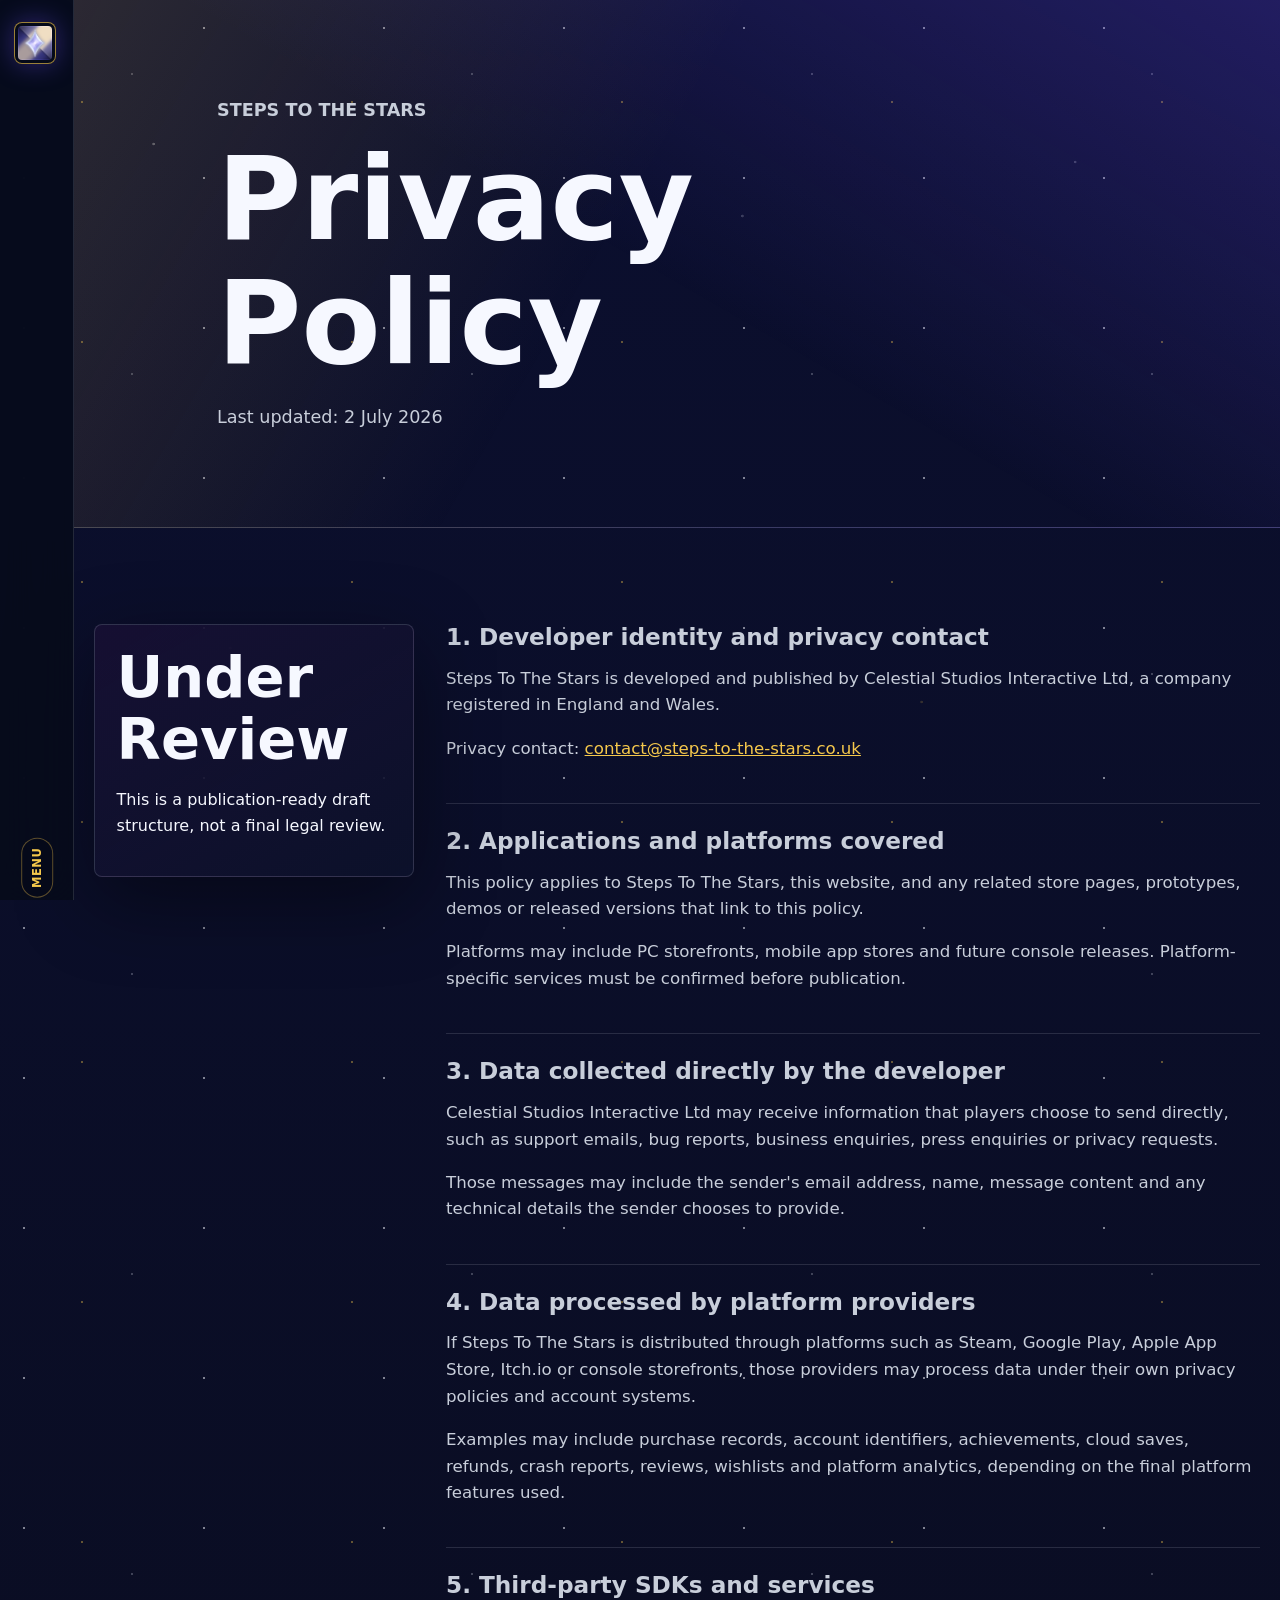
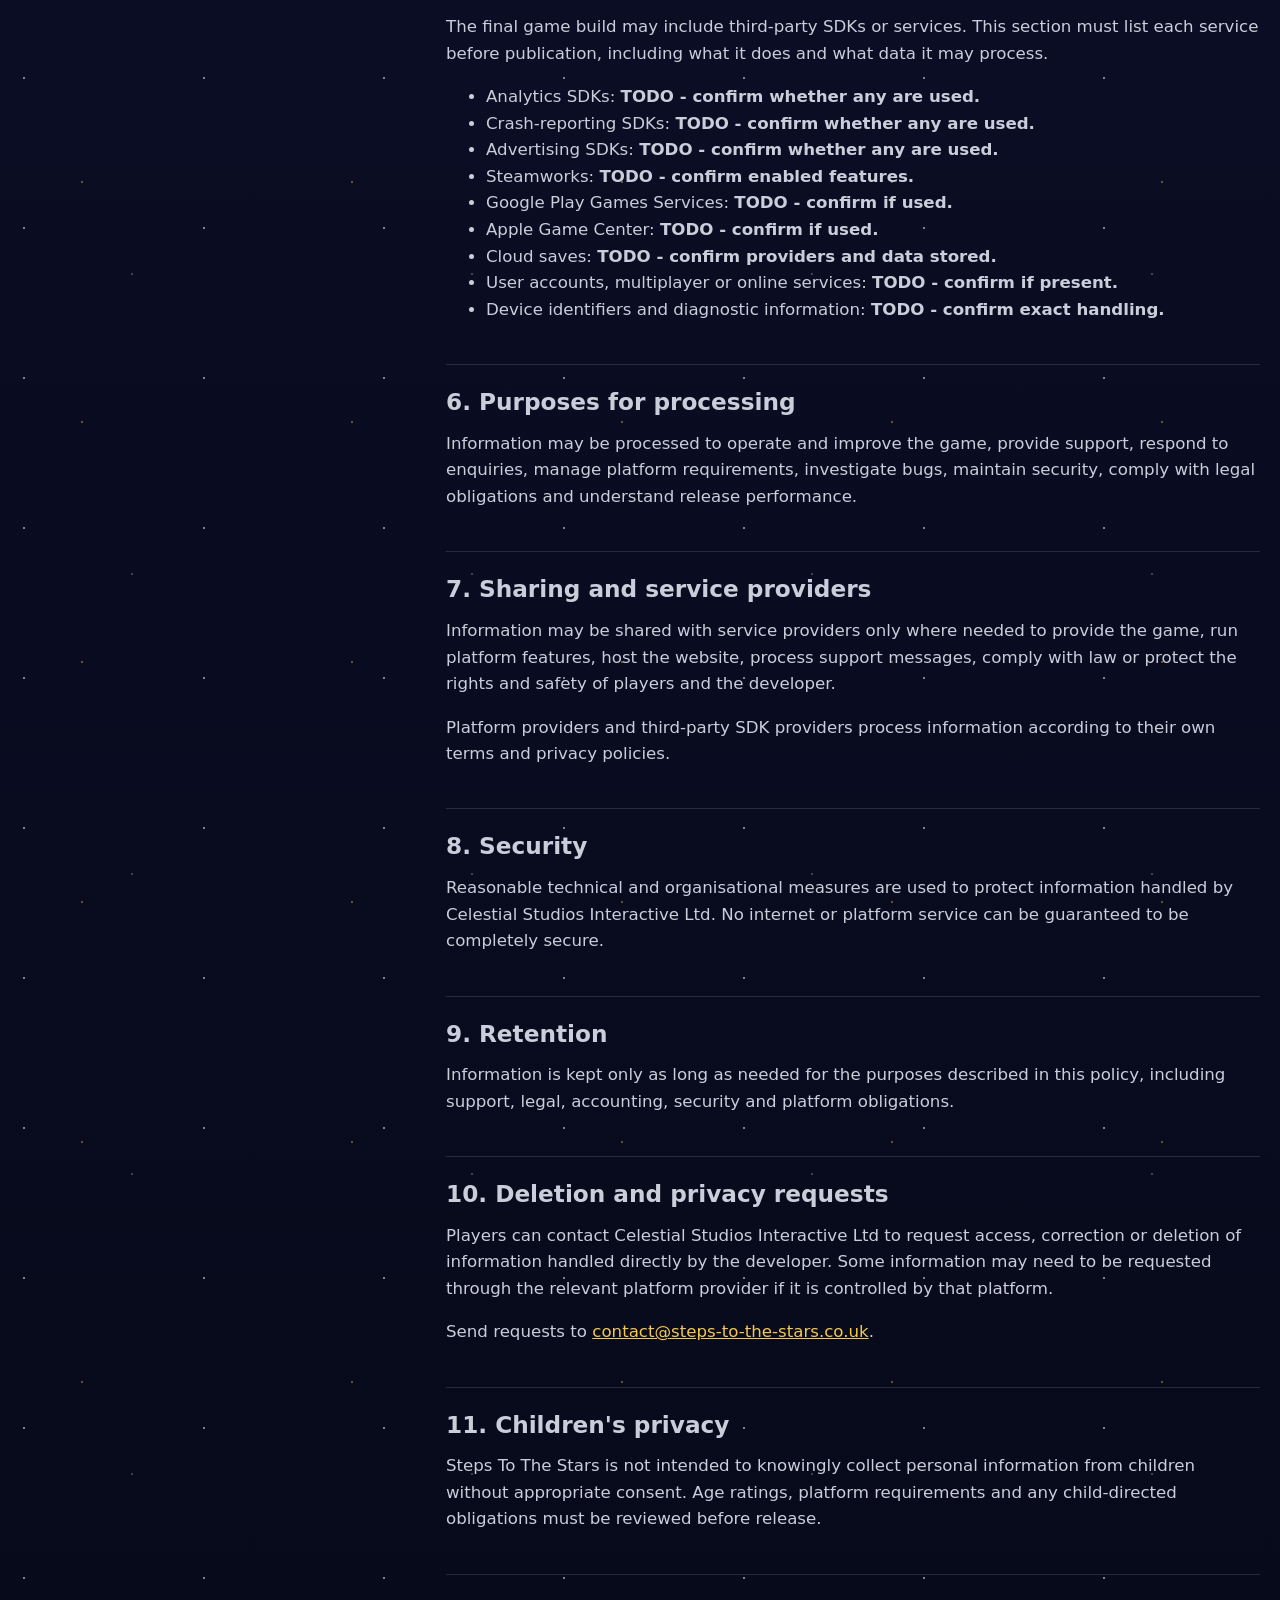
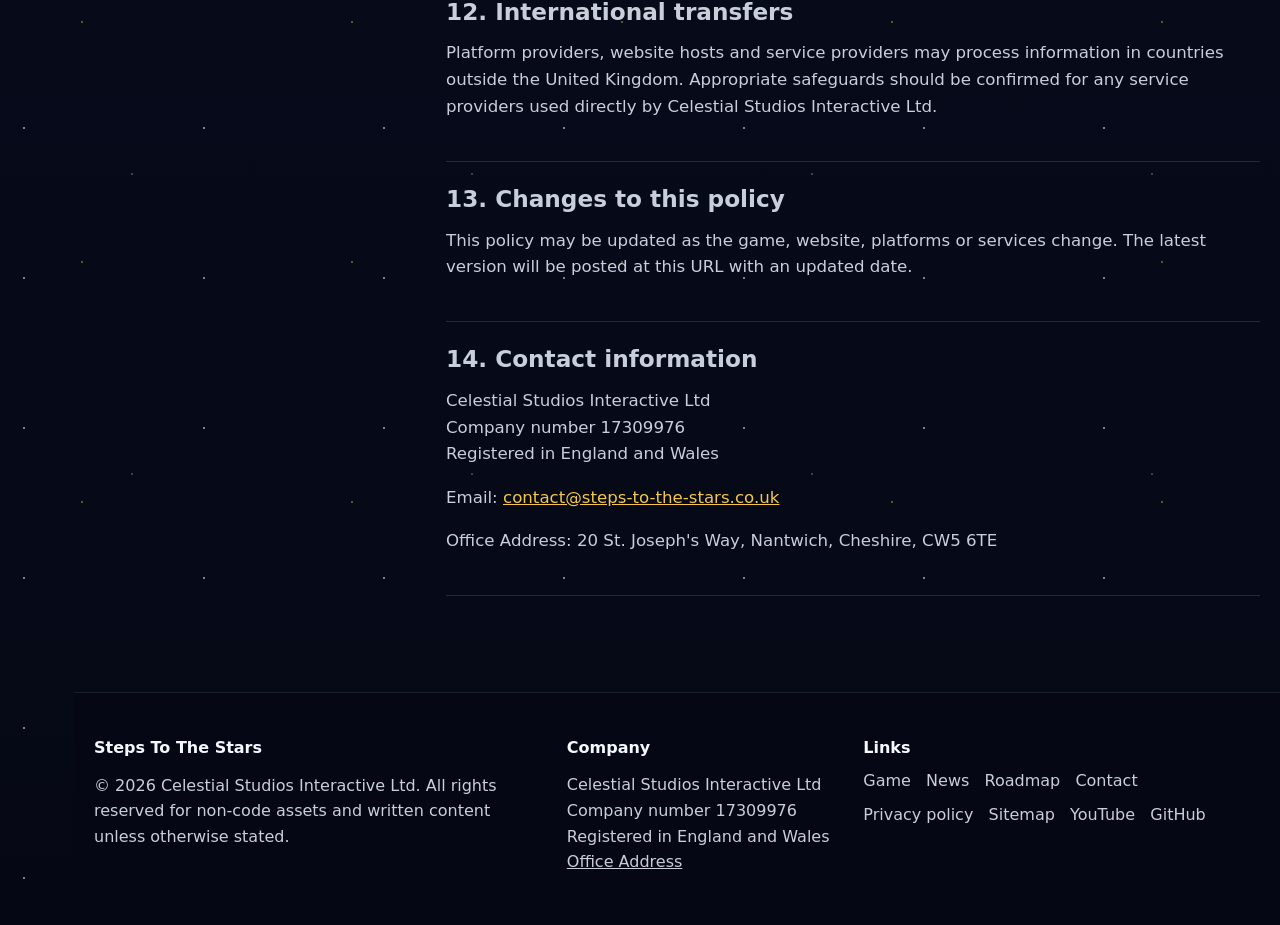
<file: privacy/index.html>
<!doctype html>
<html lang="en-GB">
<head>
  <meta charset="utf-8">
  <meta name="viewport" content="width=device-width, initial-scale=1">
  <title>Privacy Policy | Steps To The Stars</title>
  <meta name="description" content="Privacy policy for Steps To The Stars by Celestial Studios Interactive Ltd.">
  <meta name="theme-color" content="#070B1A">
  <meta name="color-scheme" content="dark">
  <meta name="darkreader-lock">
  <link rel="canonical" href="https://steps-to-the-stars.co.uk/privacy/">
  <meta property="og:title" content="Privacy Policy for Steps To The Stars">
  <meta property="og:description" content="Privacy information for Steps To The Stars and its platform releases.">
  <meta property="og:type" content="website">
  <meta property="og:url" content="https://steps-to-the-stars.co.uk/privacy/">
  <meta property="og:image" content="https://steps-to-the-stars.co.uk/media/Images/Header/Header-no-text.png">
  <meta name="twitter:card" content="summary_large_image">
  <link rel="icon" href="../media/Images/Icon/Icon.ico" sizes="any">
  <link rel="apple-touch-icon" href="../media/Images/Icon/Icon.png">
  <link rel="stylesheet" href="../css/site.css">
</head>
<body data-page="privacy" data-site-root="../">
  <a class="skip-link" href="#main">Skip to content</a>
  <div data-component="navbar"></div>

  <main id="main">
    <!-- IMPORTANT: This policy must be reviewed against the final game build, all platform integrations and every third-party SDK before publication in Google Play Console, App Store Connect, Steam or any other platform dashboard. -->
    <section class="page-hero page-hero--privacy" aria-labelledby="privacy-title">
      <div class="section-inner page-hero__inner">
        <p class="eyebrow">Steps To The Stars</p>
        <h1 id="privacy-title">Privacy Policy</h1>
        <p>Last updated: <time datetime="2026-07-02">2 July 2026</time></p>
      </div>
    </section>

    <section class="section">
      <div class="section-inner policy-layout">
        <aside class="policy-note" aria-label="Policy review note">
          <h2>Under Review</h2>
          <p>This is a publication-ready draft structure, not a final legal review.</p>
        </aside>

        <article class="policy-content">
          <section aria-labelledby="developer-identity">
            <h2 id="developer-identity">1. Developer identity and privacy contact</h2>
            <p>Steps To The Stars is developed and published by Celestial Studios Interactive Ltd, a company registered in England and Wales.</p>
            <p>Privacy contact: <a href="mailto:contact@steps-to-the-stars.co.uk">contact@steps-to-the-stars.co.uk</a></p>
          </section>

          <section aria-labelledby="scope">
            <h2 id="scope">2. Applications and platforms covered</h2>
            <p>This policy applies to Steps To The Stars, this website, and any related store pages, prototypes, demos or released versions that link to this policy.</p>
            <p>Platforms may include PC storefronts, mobile app stores and future console releases. Platform-specific services must be confirmed before publication.</p>
            <!-- TODO: Confirm exact platforms, package names, bundle IDs and store URLs. -->
          </section>

          <section aria-labelledby="direct-data">
            <h2 id="direct-data">3. Data collected directly by the developer</h2>
            <p>Celestial Studios Interactive Ltd may receive information that players choose to send directly, such as support emails, bug reports, business enquiries, press enquiries or privacy requests.</p>
            <p>Those messages may include the sender's email address, name, message content and any technical details the sender chooses to provide.</p>
            <!-- TODO: Confirm whether the game itself collects account data, save data, diagnostics, gameplay telemetry or device identifiers directly. -->
          </section>

          <section aria-labelledby="platform-data">
            <h2 id="platform-data">4. Data processed by platform providers</h2>
            <p>If Steps To The Stars is distributed through platforms such as Steam, Google Play, Apple App Store, Itch.io or console storefronts, those providers may process data under their own privacy policies and account systems.</p>
            <p>Examples may include purchase records, account identifiers, achievements, cloud saves, refunds, crash reports, reviews, wishlists and platform analytics, depending on the final platform features used.</p>
            <!-- TODO: Confirm Steamworks, Google Play Games Services, Apple Game Center, console services, cloud saves and achievements before launch. -->
          </section>

          <section aria-labelledby="third-party">
            <h2 id="third-party">5. Third-party SDKs and services</h2>
            <p>The final game build may include third-party SDKs or services. This section must list each service before publication, including what it does and what data it may process.</p>
            <ul>
              <li>Analytics SDKs: <strong>TODO - confirm whether any are used.</strong></li>
              <li>Crash-reporting SDKs: <strong>TODO - confirm whether any are used.</strong></li>
              <li>Advertising SDKs: <strong>TODO - confirm whether any are used.</strong></li>
              <li>Steamworks: <strong>TODO - confirm enabled features.</strong></li>
              <li>Google Play Games Services: <strong>TODO - confirm if used.</strong></li>
              <li>Apple Game Center: <strong>TODO - confirm if used.</strong></li>
              <li>Cloud saves: <strong>TODO - confirm providers and data stored.</strong></li>
              <li>User accounts, multiplayer or online services: <strong>TODO - confirm if present.</strong></li>
              <li>Device identifiers and diagnostic information: <strong>TODO - confirm exact handling.</strong></li>
            </ul>
          </section>

          <section aria-labelledby="purposes">
            <h2 id="purposes">6. Purposes for processing</h2>
            <p>Information may be processed to operate and improve the game, provide support, respond to enquiries, manage platform requirements, investigate bugs, maintain security, comply with legal obligations and understand release performance.</p>
            <!-- TODO: Match this list to final actual data collection and platform services. -->
          </section>

          <section aria-labelledby="sharing">
            <h2 id="sharing">7. Sharing and service providers</h2>
            <p>Information may be shared with service providers only where needed to provide the game, run platform features, host the website, process support messages, comply with law or protect the rights and safety of players and the developer.</p>
            <p>Platform providers and third-party SDK providers process information according to their own terms and privacy policies.</p>
          </section>

          <section aria-labelledby="security">
            <h2 id="security">8. Security</h2>
            <p>Reasonable technical and organisational measures are used to protect information handled by Celestial Studios Interactive Ltd. No internet or platform service can be guaranteed to be completely secure.</p>
          </section>

          <section aria-labelledby="retention">
            <h2 id="retention">9. Retention</h2>
            <p>Information is kept only as long as needed for the purposes described in this policy, including support, legal, accounting, security and platform obligations.</p>
            <!-- TODO: Add concrete retention periods if the final systems require them. -->
          </section>

          <section aria-labelledby="deletion">
            <h2 id="deletion">10. Deletion and privacy requests</h2>
            <p>Players can contact Celestial Studios Interactive Ltd to request access, correction or deletion of information handled directly by the developer. Some information may need to be requested through the relevant platform provider if it is controlled by that platform.</p>
            <p>Send requests to <a href="mailto:contact@steps-to-the-stars.co.uk">contact@steps-to-the-stars.co.uk</a>.</p>
            <!-- TODO: Add jurisdiction-specific rights wording if needed. -->
          </section>

          <section aria-labelledby="children">
            <h2 id="children">11. Children's privacy</h2>
            <p>Steps To The Stars is not intended to knowingly collect personal information from children without appropriate consent. Age ratings, platform requirements and any child-directed obligations must be reviewed before release.</p>
            <!-- TODO: Confirm target age rating, store rating questionnaires and whether the game is directed to children. -->
          </section>

          <section aria-labelledby="transfers">
            <h2 id="transfers">12. International transfers</h2>
            <p>Platform providers, website hosts and service providers may process information in countries outside the United Kingdom. Appropriate safeguards should be confirmed for any service providers used directly by Celestial Studios Interactive Ltd.</p>
          </section>

          <section aria-labelledby="changes">
            <h2 id="changes">13. Changes to this policy</h2>
            <p>This policy may be updated as the game, website, platforms or services change. The latest version will be posted at this URL with an updated date.</p>
          </section>

          <section aria-labelledby="contact-policy">
            <h2 id="contact-policy">14. Contact information</h2>
            <p>Celestial Studios Interactive Ltd<br>Company number 17309976<br>Registered in England and Wales</p>
            <p>Email: <a href="mailto:contact@steps-to-the-stars.co.uk">contact@steps-to-the-stars.co.uk</a></p>
            <p>Office Address: 20 St. Joseph's Way, Nantwich, Cheshire, CW5 6TE</p>
          </section>
        </article>
      </div>
    </section>
  </main>

  <div data-component="footer"></div>
  <script src="../js/navbar-loader.js" defer></script>
  <script src="../js/site.js" defer></script>
</body>
</html>
</file>
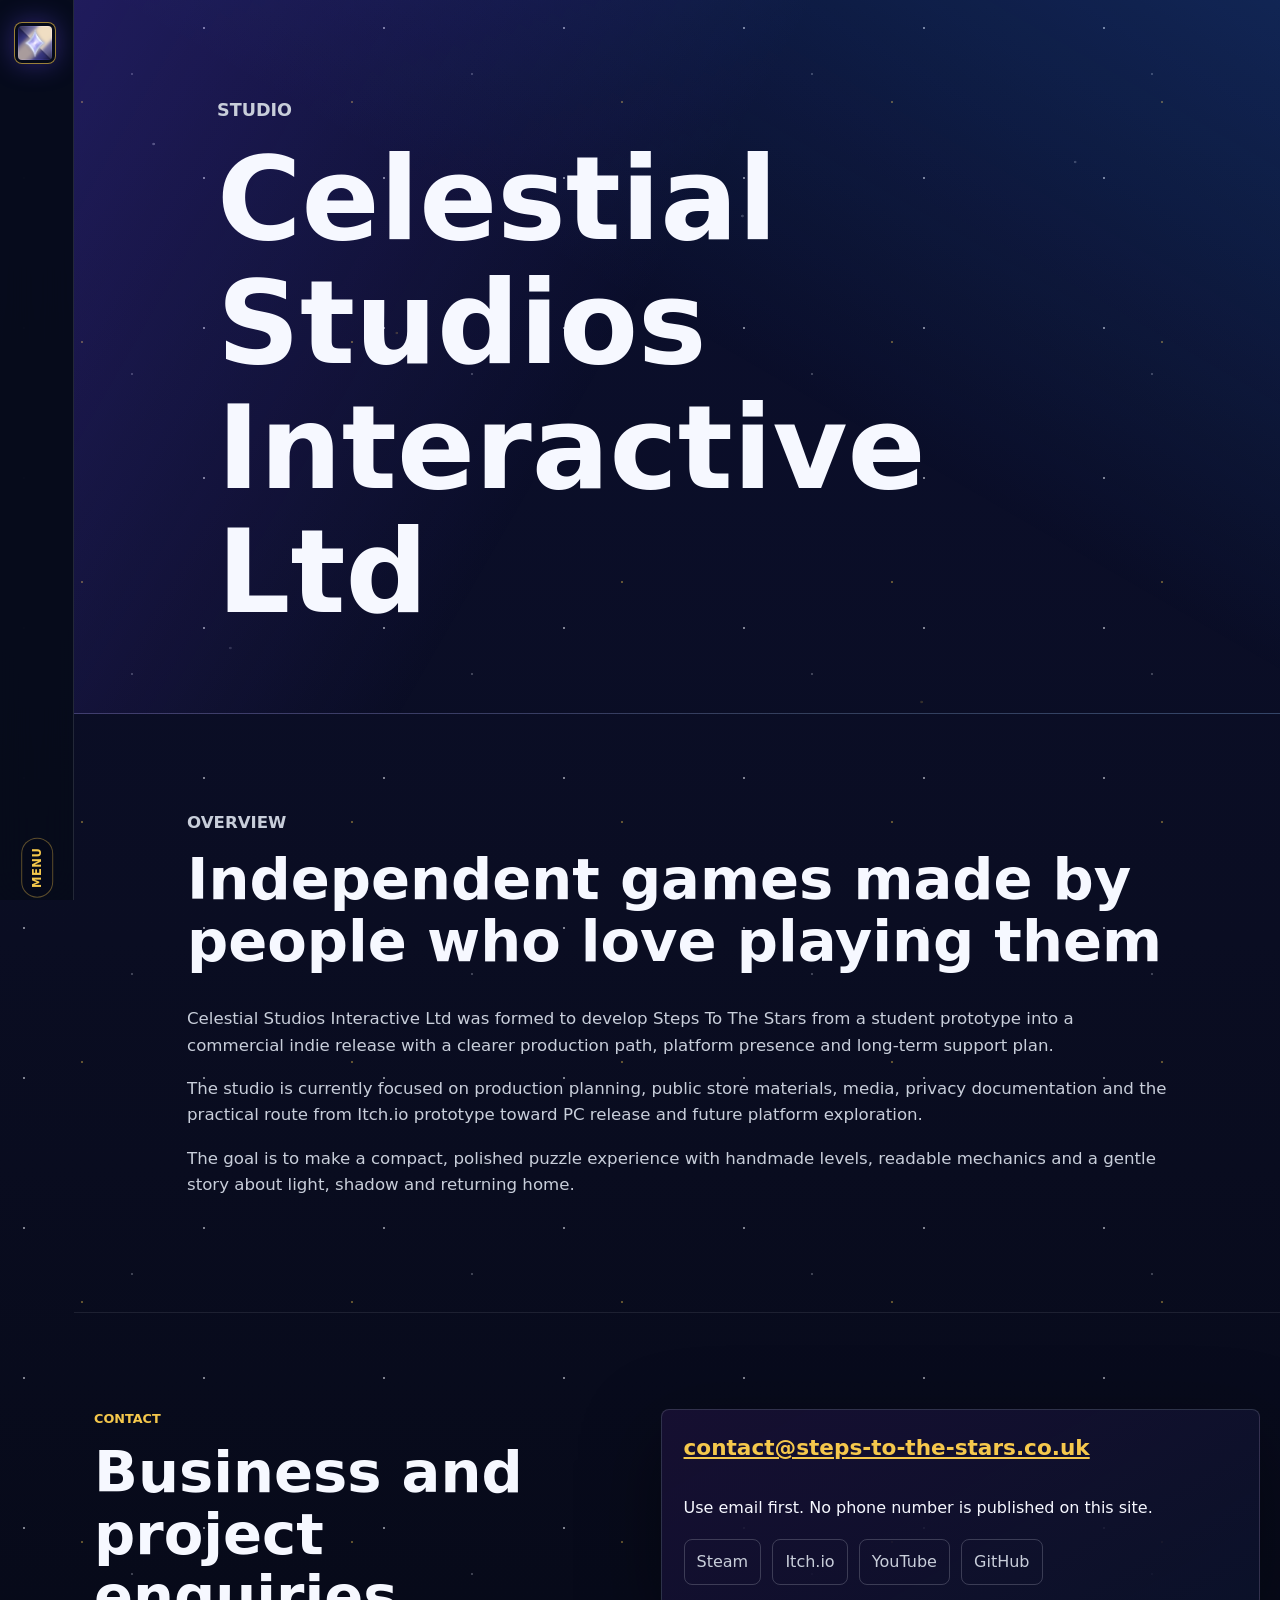
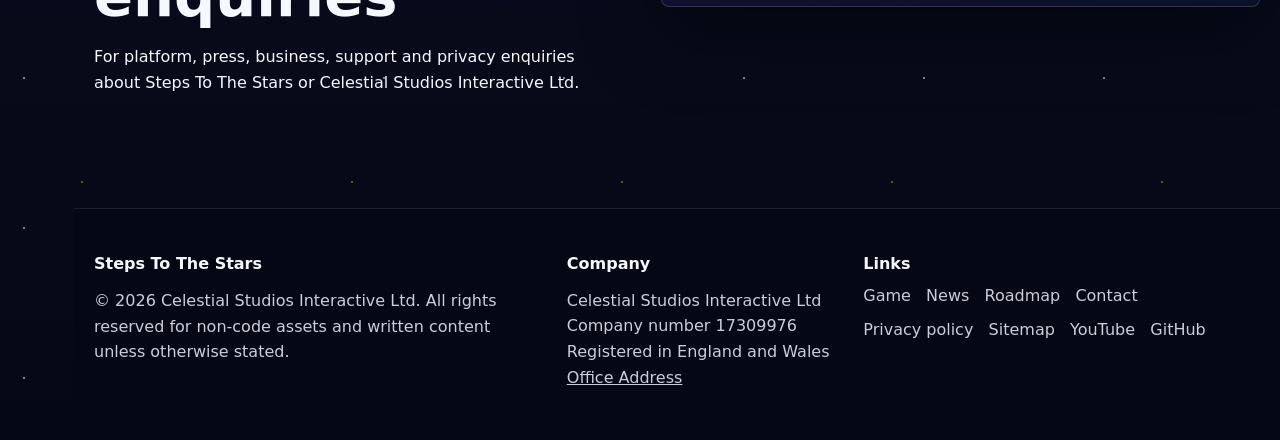
<file: studio/index.html>
<!doctype html>
<html lang="en-GB">
<head>
  <meta charset="utf-8">
  <meta name="viewport" content="width=device-width, initial-scale=1">
  <title>Studio | Celestial Studios Interactive Ltd</title>
  <meta name="description" content="About Celestial Studios Interactive Ltd, the company developing Steps To The Stars.">
  <meta name="theme-color" content="#070B1A">
  <meta name="color-scheme" content="dark">
  <meta name="darkreader-lock">
  <link rel="canonical" href="https://steps-to-the-stars.co.uk/studio/">
  <meta property="og:title" content="Celestial Studios Interactive Ltd">
  <meta property="og:description" content="Studio information, project background and contact details for Steps To The Stars.">
  <meta property="og:type" content="website">
  <meta property="og:url" content="https://steps-to-the-stars.co.uk/studio/">
  <meta property="og:image" content="https://steps-to-the-stars.co.uk/media/Images/Header/Header-no-text.png">
  <meta name="twitter:card" content="summary_large_image">
  <link rel="icon" href="../media/Images/Icon/Icon.ico" sizes="any">
  <link rel="apple-touch-icon" href="../media/Images/Icon/Icon.png">
  <link rel="stylesheet" href="../css/site.css">
  <script type="application/ld+json">
  {
    "@context": "https://schema.org",
    "@type": "Organization",
    "name": "Celestial Studios Interactive Ltd",
    "url": "https://steps-to-the-stars.co.uk/studio/",
    "foundingLocation": "England and Wales",
    "legalName": "Celestial Studios Interactive Ltd",
    "email": "contact@steps-to-the-stars.co.uk"
  }
  </script>
</head>
<body data-page="studio" data-site-root="../">
  <a class="skip-link" href="#main">Skip to content</a>
  <div data-component="navbar"></div>

  <main id="main">
    <section class="page-hero" aria-labelledby="studio-title">
      <div class="section-inner page-hero__inner">
        <p class="eyebrow">Studio</p>
        <h1 id="studio-title">Celestial Studios Interactive Ltd</h1>
      </div>
    </section>

    <section class="section" aria-labelledby="overview-title">
      <div class="section-inner statement-block">
        <p class="section-kicker">Overview</p>
        <h2 id="statement-title">Independent games made by people who love playing them</h2>
        <div class="prose" style="padding-top: 1rem;">
          <p>Celestial Studios Interactive Ltd was formed to develop Steps To The Stars from a student prototype into a commercial indie release with a clearer production path, platform presence and long-term support plan.</p>
          <p>The studio is currently focused on production planning, public store materials, media, privacy documentation and the practical route from Itch.io prototype toward PC release and future platform exploration.</p>
          <p>The goal is to make a compact, polished puzzle experience with handmade levels, readable mechanics and a gentle story about light, shadow and returning home.</p>
        </div>
      </div>
    </section>

    <section class="section contact-section" id="contact" aria-labelledby="contact-title">
      <div class="section-inner contact-grid">
        <div>
          <p class="section-kicker">Contact</p>
          <h2 id="contact-title">Business and project enquiries</h2>
          <p>For platform, press, business, support and privacy enquiries about Steps To The Stars or Celestial Studios Interactive Ltd.</p>
        </div>
        <div class="contact-panel">
          <a class="contact-email" href="mailto:contact@steps-to-the-stars.co.uk">contact@steps-to-the-stars.co.uk</a>
          <p>Use email first. No phone number is published on this site.</p>
          <div class="link-list" aria-label="External links">
            <a href="https://store.steampowered.com/app/4926600/Steps_To_The_Stars/" rel="noopener">Steam</a>
            <a href="https://zacincz.itch.io/steps-to-the-stars" rel="noopener">Itch.io</a>
            <a href="https://www.youtube.com/@CelestialStudiosGameDev" rel="noopener">YouTube</a>
            <a href="https://github.com/Lopsitey/Lopsitey.GitHub.io-Steps-To-The-Stars" rel="noopener">GitHub</a>
          </div>
        </div>
      </div>
    </section>
  </main>

  <div data-component="footer"></div>
  <script src="../js/navbar-loader.js" defer></script>
  <script src="../js/site.js" defer></script>
</body>
</html>
</file>
<file: css/site.css>
:root {
  --space: #070B1A;
  --indigo: #171033;
  --purple: #6C4BFF;
  --blue: #2D8CFF;
  --gold: #F5C84C;
  --silver: #C8CEDA;
  --white: #F6F8FF;
  --muted: #AAB4CE;
  --panel: rgba(13, 18, 42, 0.88);
  --panel-strong: rgba(21, 16, 51, 0.96);
  --line: rgba(200, 206, 218, 0.2);
  --shadow: 0 24px 80px rgba(0, 0, 0, 0.42);
  --max-width: 1180px;
  --nav-width: 74px;
  --nav-expanded-width: 236px;
  --nav-height: 72px;
}

* {
  box-sizing: border-box;
}

html {
  color-scheme: dark;
  scroll-behavior: smooth;
  scroll-padding-top: 32px;
}

body {
  margin: 0;
  min-width: 320px;
  background:
    radial-gradient(circle at 24px 28px, rgba(246, 248, 255, 0.5) 0 1px, transparent 1.4px) 0 0 / 180px 150px,
    radial-gradient(circle at 82px 102px, rgba(245, 200, 76, 0.38) 0 1px, transparent 1.5px) 0 0 / 270px 240px,
    radial-gradient(circle at 132px 74px, rgba(200, 206, 218, 0.28) 0 1px, transparent 1.4px) 0 0 / 340px 300px,
    linear-gradient(180deg, #0B0F2F 0%, #0A0D22 46%, #050814 100%);
  color: var(--white);
  font-family: system-ui, -apple-system, BlinkMacSystemFont, "Segoe UI", sans-serif;
  line-height: 1.6;
  overflow-x: hidden;
}

body::before {
  content: "";
  position: fixed;
  inset: 0;
  pointer-events: none;
  background:
    radial-gradient(circle at 12% 16%, rgba(246, 248, 255, 0.34) 0 1px, transparent 1.6px),
    radial-gradient(circle at 31% 37%, rgba(245, 200, 76, 0.24) 0 1px, transparent 1.6px),
    radial-gradient(circle at 58% 24%, rgba(200, 206, 218, 0.28) 0 1px, transparent 1.7px),
    radial-gradient(circle at 84% 18%, rgba(246, 248, 255, 0.25) 0 1px, transparent 1.6px),
    radial-gradient(circle at 18% 72%, rgba(200, 206, 218, 0.22) 0 1px, transparent 1.6px),
    radial-gradient(circle at 72% 78%, rgba(245, 200, 76, 0.2) 0 1px, transparent 1.6px);
  opacity: 0.9;
  z-index: -2;
}

img,
video {
  max-width: 100%;
  display: block;
}

a {
  color: inherit;
}

a:hover {
  color: var(--gold);
}

:focus-visible {
  outline: 3px solid var(--gold);
  outline-offset: 4px;
}

.visually-hidden {
  position: absolute;
  width: 1px;
  height: 1px;
  padding: 0;
  margin: -1px;
  overflow: hidden;
  clip: rect(0, 0, 0, 0);
  white-space: nowrap;
  border: 0;
}

.skip-link {
  position: fixed;
  top: 12px;
  left: 12px;
  z-index: 1000;
  padding: 0.75rem 1rem;
  background: var(--gold);
  color: #161007;
  border-radius: 6px;
  font-weight: 800;
  transform: translateY(-140%);
}

.skip-link:focus {
  transform: translateY(0);
}

main,
.site-footer {
  margin-left: var(--nav-width);
}

.section-inner {
  width: min(100% - 40px, var(--max-width));
  margin: 0 auto;
}

.site-header {
  position: fixed;
  inset: 0 auto 0 0;
  z-index: 900;
  width: var(--nav-width);
  border-right: 1px solid rgba(200, 206, 218, 0.15);
  background: rgba(7, 11, 26, 0.84);
  backdrop-filter: blur(18px);
  overflow: hidden;
  transition: width 220ms ease, background 220ms ease, box-shadow 220ms ease;
}

.site-header:hover,
.site-header:focus-within {
  width: var(--nav-expanded-width);
  background: rgba(7, 11, 26, 0.94);
  box-shadow: 18px 0 70px rgba(0, 0, 0, 0.32);
}

.site-header::after {
  content: "Menu";
  position: absolute;
  left: 50%;
  bottom: 1rem;
  padding: 0.35rem 0.55rem;
  border: 1px solid rgba(245, 200, 76, 0.36);
  border-radius: 999px;
  color: var(--gold);
  background: rgba(7, 11, 26, 0.7);
  font-size: 0.72rem;
  font-weight: 850;
  letter-spacing: 0.04em;
  text-transform: uppercase;
  transform: translateX(-50%) rotate(-90deg);
  transform-origin: center;
  transition: opacity 160ms ease;
}

.site-header:hover::after,
.site-header:focus-within::after {
  opacity: 0;
}

.nav-shell {
  min-height: 100%;
  padding: 1.15rem 0.9rem;
  display: flex;
  flex-direction: column;
  gap: 1.4rem;
}

.brand {
  display: inline-flex;
  align-items: center;
  gap: 0.7rem;
  width: calc(var(--nav-expanded-width) - 1.8rem);
  color: var(--white);
  text-decoration: none;
}

.brand:hover {
  color: var(--white);
}

.brand strong,
.footer-brand {
  display: block;
  font-size: 1rem;
  line-height: 1.1;
}

.brand small {
  display: block;
  color: var(--silver);
  font-size: 0.76rem;
  line-height: 1.2;
}

.brand > span {
  opacity: 0;
  transform: translateX(-6px);
  transition: opacity 180ms ease, transform 180ms ease;
}

.site-header:hover .brand > span,
.site-header:focus-within .brand > span {
  opacity: 1;
  transform: translateX(0);
}

.brand-mark {
  width: 42px;
  height: 42px;
  flex: 0 0 auto;
  padding: 3px;
  border: 1px solid rgba(245, 200, 76, 0.62);
  border-radius: 8px;
  object-fit: contain;
  background: rgba(7, 11, 26, 0.64);
  box-shadow: 0 0 26px rgba(108, 75, 255, 0.38);
}
.nav-panel {
  flex: 1;
  display: flex;
  flex-direction: column;
  justify-content: space-between;
  gap: 1.2rem;
  width: calc(var(--nav-expanded-width) - 1.8rem);
  opacity: 0;
  pointer-events: none;
  transform: translateX(-8px);
  transition: opacity 180ms ease, transform 180ms ease;
}

.site-header:hover .nav-panel,
.site-header:focus-within .nav-panel {
  opacity: 1;
  pointer-events: auto;
  transform: translateX(0);
}

.nav-links,
.footer-links {
  list-style: none;
  padding: 0;
  margin: 0;
}

.nav-links {
  display: grid;
  gap: 0.25rem;
}

.nav-links a,
.social-link {
  display: inline-flex;
  align-items: center;
  min-height: 40px;
  color: var(--silver);
  text-decoration: none;
  border: 1px solid transparent;
  border-radius: 8px;
}

.nav-links a {
  width: 100%;
  justify-content: flex-start;
  padding: 0.55rem 0.65rem;
  font-size: 0.92rem;
}

.nav-links a:hover,
.nav-links a[aria-current="page"],
.nav-links a[aria-current="location"] {
  color: var(--white);
  border-color: rgba(245, 200, 76, 0.34);
  background: rgba(245, 200, 76, 0.08);
}

.social-links {
  display: grid;
  gap: 0.45rem;
}

.social-link {
  width: 100%;
  min-height: 38px;
  padding: 0.48rem 0.65rem;
  justify-content: center;
  font-size: 0.82rem;
  font-weight: 800;
  letter-spacing: 0.02em;
  background: rgba(200, 206, 218, 0.08);
}

.social-link:hover {
  color: #161007;
  background: var(--gold);
}

.nav-toggle {
  display: none;
  margin-left: auto;
  width: 44px;
  height: 44px;
  border: 1px solid rgba(200, 206, 218, 0.22);
  border-radius: 8px;
  background: rgba(200, 206, 218, 0.08);
  color: var(--white);
}

.nav-toggle__bar {
  display: block;
  width: 20px;
  height: 2px;
  margin: 4px auto;
  background: currentColor;
}

.hero {
  position: relative;
  min-height: 100svh;
  display: grid;
  align-items: center;
  padding: 80px 0;
  overflow: hidden;
  border-bottom: 1px solid var(--line);
}

.hero__video,
.hero__fallback,
.hero__shade {
  position: absolute;
  inset: 0;
  width: 100%;
  height: 100%;
}

.hero__video,
.hero__fallback {
  object-fit: cover;
  object-position: center;
}

.hero__video {
  z-index: -3;
}

.hero__fallback {
  z-index: -4;
  transition: opacity 240ms ease;
}

.hero__video.is-unavailable {
  display: none;
}

.hero__video.is-ready + .hero__fallback {
  opacity: 0;
}

.hero__video.is-unavailable + .hero__fallback {
  z-index: -3;
}

.hero__shade {
  z-index: -1;
  background:
    linear-gradient(90deg, rgba(7, 11, 26, 0.94) 0%, rgba(7, 11, 26, 0.72) 45%, rgba(7, 11, 26, 0.22) 100%),
    linear-gradient(0deg, rgba(7, 11, 26, 0.84), transparent 52%);
}

.wide-carousel {
  position: relative;
  height: clamp(260px, 48vw, 560px);
  overflow: hidden;
  border-bottom: 1px solid rgba(200, 206, 218, 0.14);
  background: #050814;
}

.wide-carousel__track,
.wide-carousel__track span,
.wide-carousel__track img {
  position: absolute;
  inset: 0;
  width: 100%;
  height: 100%;
}

.wide-carousel__track span {
  opacity: 0;
  transform: scale(1.04);
  animation: galleryRotate 24s ease-in-out infinite;
}

.wide-carousel__track span:nth-child(1) {
  animation-delay: 0s;
}

.wide-carousel__track span:nth-child(2) {
  animation-delay: -6s;
}

.wide-carousel__track span:nth-child(3) {
  animation-delay: -12s;
}

.wide-carousel__track span:nth-child(4) {
  animation-delay: -18s;
}

.wide-carousel__track img {
  object-fit: cover;
}

.wide-carousel__track::before,
.wide-carousel__track::after {
  content: "";
  position: absolute;
  pointer-events: none;
  z-index: 2;
}

.wide-carousel__track::before {
  inset: 0;
  background:
    linear-gradient(90deg, rgba(7, 11, 26, 0.42), transparent 40%, rgba(7, 11, 26, 0.36)),
    linear-gradient(0deg, rgba(7, 11, 26, 0.6), transparent 50%, rgba(246, 248, 255, 0.04));
}

.wide-carousel__track::after {
  left: clamp(1rem, 5vw, 4rem);
  right: clamp(1rem, 5vw, 4rem);
  bottom: 1.25rem;
  height: 4px;
  border-radius: 999px;
  background:
    linear-gradient(90deg, var(--gold) 0 25%, rgba(200, 206, 218, 0.32) 25% 100%);
  animation: galleryProgress 24s steps(4, end) infinite;
}

@keyframes galleryRotate {
  0% {
    opacity: 0;
    transform: scale(1.04);
  }

  8%,
  25% {
    opacity: 0.82;
    transform: scale(1);
  }

  33%,
  100% {
    opacity: 0;
    transform: scale(1.04);
  }
}

@keyframes galleryProgress {
  0% {
    background: linear-gradient(90deg, var(--gold) 0 25%, rgba(200, 206, 218, 0.32) 25% 100%);
  }

  25% {
    background: linear-gradient(90deg, rgba(200, 206, 218, 0.32) 0 25%, var(--gold) 25% 50%, rgba(200, 206, 218, 0.32) 50% 100%);
  }

  50% {
    background: linear-gradient(90deg, rgba(200, 206, 218, 0.32) 0 50%, var(--gold) 50% 75%, rgba(200, 206, 218, 0.32) 75% 100%);
  }

  75%,
  100% {
    background: linear-gradient(90deg, rgba(200, 206, 218, 0.32) 0 75%, var(--gold) 75% 100%);
  }
}
.hero__content {
  width: min(100% - 40px, var(--max-width));
  margin: 0 auto;
  position: relative;
  z-index: 1;
}

.eyebrow,
.section-kicker,
.news-card__meta {
  margin: 0 0 0.8rem;
  color: var(--gold);
  font-weight: 800;
  text-transform: uppercase;
  font-size: 0.8rem;
}

h1,
h2,
h3,
p {
  overflow-wrap: anywhere;
}

h1,
h2,
h3 {
  margin: 0;
  line-height: 1.08;
}

h1 {
  max-width: 820px;
  font-size: clamp(3.2rem, 10vw, 7.2rem);
}

h2 {
  font-size: clamp(2rem, 4.6vw, 3.6rem);
}

h3 {
  font-size: 1.22rem;
}

.hero__tagline {
  max-width: 760px;
  margin: 1.35rem 0 0;
  color: var(--white);
  font-size: clamp(1.08rem, 2vw, 1.42rem);
}

.hero__description {
  max-width: 760px;
  margin: 1.1rem 0 0;
  color: var(--silver);
  font-size: 1.04rem;
}

.action-row {
  display: flex;
  flex-wrap: wrap;
  gap: 0.85rem;
  margin-top: 1.8rem;
}

.button {
  display: inline-flex;
  align-items: center;
  justify-content: center;
  min-height: 48px;
  padding: 0.82rem 1.1rem;
  border: 1px solid transparent;
  border-radius: 8px;
  text-decoration: none;
  font-weight: 850;
  box-shadow: 0 14px 36px rgba(0, 0, 0, 0.24);
}

.button--primary {
  color: #151006;
  background: linear-gradient(135deg, var(--gold), #ffe889);
}

.button--secondary {
  color: var(--white);
  border-color: rgba(200, 206, 218, 0.3);
  background: linear-gradient(135deg, rgba(108, 75, 255, 0.88), rgba(45, 140, 255, 0.72));
}

.button:hover {
  transform: translateY(-2px);
}

.button--primary:hover {
  color: var(--purple);
}

.status-pill {
  display: inline-flex;
  margin: 1.1rem 0 0;
  padding: 0.45rem 0.7rem;
  border: 1px solid rgba(200, 206, 218, 0.28);
  border-radius: 999px;
  color: var(--silver);
  background: rgba(7, 11, 26, 0.64);
}

.section {
  padding: 96px 0;
  border-bottom: 1px solid rgba(200, 206, 218, 0.11);
}

.section--media {
  background:
    linear-gradient(120deg, rgba(108, 75, 255, 0.12), transparent 50%),
    linear-gradient(260deg, rgba(245, 200, 76, 0.08), transparent 46%);
}

.section--news {
  background: rgba(5, 8, 20, 0.35);
}

.section--roadmap {
  background: linear-gradient(90deg, rgba(45, 140, 255, 0.1), rgba(108, 75, 255, 0.1));
}

.split-layout,
.contact-grid,
.final-cta__inner {
  display: grid;
  grid-template-columns: minmax(0, 0.9fr) minmax(280px, 1.1fr);
  gap: clamp(2rem, 6vw, 5rem);
  align-items: start;
}

.prose,
.policy-content,
.statement-block p {
  color: var(--silver);
  font-size: 1.04rem;
}

.section-heading {
  max-width: 820px;
  margin-bottom: 2.2rem;
}

.section-heading p:not(.section-kicker) {
  color: var(--silver);
}

.showcase-grid {
  display: grid;
  grid-template-columns: minmax(0, 1.15fr) minmax(260px, 0.85fr);
  grid-auto-rows: minmax(250px, 1fr);
  gap: 1rem;
}

.showcase-card,
.news-card,
.contact-panel,
.policy-note,
.roadmap li {
  position: relative;
  border: 1px solid rgba(200, 206, 218, 0.18);
  border-radius: 8px;
  background: linear-gradient(150deg, rgba(23, 16, 51, 0.94), rgba(12, 18, 43, 0.88));
  box-shadow: var(--shadow);
}

.showcase-card {
  min-height: 250px;
  padding: 0;
  overflow: hidden;
  color: var(--white);
  cursor: pointer;
  text-align: left;
  transform: translateY(16px);
  opacity: 0;
  transition: transform 420ms ease, opacity 420ms ease, border-color 220ms ease;
}

.showcase-card--large {
  grid-row: span 2;
}

.showcase-card img {
  width: 100%;
  height: 100%;
  min-height: 250px;
  object-fit: cover;
}

.showcase-card--silver img {
  object-position: 74% center;
  filter: saturate(0.8) contrast(1.1);
}

.showcase-card::after,
.news-card > a::after,
.news-card__content::after {
  content: "";
  position: absolute;
  inset: 0;
  background: linear-gradient(0deg, rgba(7, 11, 26, 0.88), rgba(7, 11, 26, 0.04) 62%);
  pointer-events: none;
}

.showcase-card__label,
.showcase-card strong {
  position: absolute;
  z-index: 1;
  left: 1rem;
  right: 1rem;
}

.showcase-card__label {
  bottom: 4.4rem;
  color: var(--gold);
  font-size: 0.8rem;
  font-weight: 850;
  text-transform: uppercase;
}

.showcase-card strong {
  bottom: 1rem;
  max-width: 520px;
  font-size: clamp(1.15rem, 2.2vw, 1.7rem);
  line-height: 1.12;
}

.showcase-card:hover {
  border-color: rgba(245, 200, 76, 0.54);
}

.news-grid {
  display: grid;
  grid-template-columns: repeat(3, minmax(0, 1fr));
  gap: 1rem;
}

.news-card {
  min-height: 380px;
  overflow: hidden;
  transform: translateY(16px);
  opacity: 0;
  transition: transform 420ms ease, opacity 420ms ease, border-color 220ms ease;
}

.news-card--featured {
  grid-column: span 2;
}

.news-card > a,
.news-card__content {
  position: relative;
  min-height: inherit;
  display: grid;
  align-content: end;
  gap: 0.35rem;
  padding: 1.15rem;
  color: var(--white);
  text-decoration: none;
}

.news-card img {
  position: absolute;
  inset: 0;
  width: 100%;
  height: 100%;
  object-fit: cover;
}

.news-card time,
.news-card h3,
.news-card p,
.news-card__meta {
  position: relative;
  z-index: 1;
}

.news-card time {
  color: var(--silver);
  font-size: 0.88rem;
}

.news-card h3 {
  margin-top: 0.45rem;
  font-size: clamp(1.45rem, 3vw, 2.35rem);
}

.news-card p {
  max-width: 620px;
  color: var(--silver);
}

.news-card__actions {
  position: relative;
  z-index: 1;
  display: flex;
  flex-wrap: wrap;
  gap: 0.65rem;
  margin-top: 0.9rem;
}

.news-card__actions .button {
  min-height: 42px;
  padding: 0.6rem 0.95rem;
  box-shadow: none;
}

.news-card:hover {
  border-color: rgba(245, 200, 76, 0.54);
}

.roadmap {
  display: grid;
  grid-template-columns: repeat(4, minmax(0, 1fr));
  gap: 1rem;
  list-style: none;
  padding: 0;
  margin: 0;
}

.roadmap li {
  min-height: 260px;
  padding: 1.25rem;
  transform: translateY(16px);
  opacity: 0;
  transition: transform 420ms ease, opacity 420ms ease;
}

.roadmap__step {
  display: inline-flex;
  margin-bottom: 1.6rem;
  color: var(--gold);
  font-weight: 900;
}

.roadmap p {
  color: var(--silver);
}

.follow-float-gallery {
  position: relative;
  min-height: 360px;
}

.follow-float-gallery span {
  position: absolute;
  overflow: hidden;
  border: 1px solid rgba(200, 206, 218, 0.2);
  border-radius: 8px;
  background: rgba(7, 11, 26, 0.58);
  box-shadow: 0 24px 70px rgba(0, 0, 0, 0.36);
  animation: galleryDrift 18s ease-in-out infinite;
}

.follow-float-gallery span:nth-child(1) {
  inset: 0 8% 38% 0;
}

.follow-float-gallery span:nth-child(2) {
  inset: 30% 0 16% 24%;
  animation-delay: -6s;
}

.follow-float-gallery span:nth-child(3) {
  inset: 58% 38% 0 4%;
  animation-delay: -12s;
}

.follow-float-gallery img {
  width: 100%;
  height: 100%;
  object-fit: cover;
}

.follow-float-gallery span:nth-child(2) img {
  object-position: 66% center;
}

.follow-float-gallery span:nth-child(3) img {
  object-position: 78% center;
  filter: saturate(0.78) contrast(1.08);
}

@keyframes galleryDrift {
  0%,
  100% {
    transform: translate3d(0, 0, 0);
  }

  50% {
    transform: translate3d(0, -18px, 0);
  }
}

.showcase-card.is-visible,
.news-card.is-visible,
.roadmap li.is-visible {
  transform: translateY(0);
  opacity: 1;
}

.contact-panel,
.policy-note {
  padding: 1.35rem;
}

.contact-email {
  display: inline-flex;
  margin-bottom: 0.8rem;
  color: var(--gold);
  font-size: 1.35rem;
  font-weight: 900;
  overflow-wrap: anywhere;
}

.link-list {
  display: flex;
  flex-wrap: wrap;
  gap: 0.7rem;
  margin-top: 1.2rem;
}

.link-list a {
  padding: 0.55rem 0.75rem;
  border: 1px solid rgba(200, 206, 218, 0.24);
  border-radius: 8px;
  text-decoration: none;
  color: var(--silver);
}

.statement-block {
  max-width: 980px;
}

.page-hero {
  padding: 96px 0 78px;
  border-bottom: 1px solid var(--line);
  background:
    linear-gradient(120deg, rgba(108, 75, 255, 0.22), transparent 46%),
    linear-gradient(210deg, rgba(45, 140, 255, 0.18), transparent 48%);
}

.page-hero__inner {
  max-width: 920px;
}

.page-hero p {
  max-width: 760px;
  color: var(--silver);
  font-size: 1.1rem;
}

.page-hero--privacy {
  background:
    linear-gradient(120deg, rgba(245, 200, 76, 0.14), transparent 45%),
    linear-gradient(210deg, rgba(108, 75, 255, 0.24), transparent 52%);
}

.policy-layout {
  display: grid;
  grid-template-columns: minmax(240px, 320px) minmax(0, 1fr);
  gap: 2rem;
}

.policy-note {
  position: sticky;
  top: 24px;
  align-self: start;
}

.policy-content {
  display: grid;
  gap: 1.5rem;
}

.policy-content section {
  padding-bottom: 1.5rem;
  border-bottom: 1px solid rgba(200, 206, 218, 0.16);
}

.policy-content h2 {
  margin-bottom: 0.75rem;
  font-size: 1.45rem;
}

.policy-content a {
  color: var(--gold);
}

.final-cta {
  background: linear-gradient(90deg, rgba(108, 75, 255, 0.16), rgba(245, 200, 76, 0.08));
}

.final-cta__inner {
  grid-template-columns: minmax(0, 0.8fr) minmax(240px, 0.42fr) minmax(300px, 0.78fr);
  align-items: center;
}

.site-footer {
  padding: 46px 0 34px;
  background: #050814;
  color: var(--silver);
}

.footer-grid {
  display: grid;
  grid-template-columns: minmax(0, 1fr) minmax(220px, 0.6fr) minmax(300px, 0.9fr);
  gap: 2rem;
  align-items: start;
}

.footer-brand {
  color: var(--white);
  font-weight: 900;
  text-decoration: none;
}

.site-footer h2 {
  margin-bottom: 0.7rem;
  color: var(--white);
  font-size: 1rem;
}

.footer-links {
  display: flex;
  flex-wrap: wrap;
  gap: 0.55rem 0.95rem;
}

.footer-links a {
  color: var(--silver);
  text-decoration: none;
}

.lightbox {
  width: min(100% - 32px, 980px);
  padding: 0;
  border: 1px solid rgba(245, 200, 76, 0.42);
  border-radius: 8px;
  background: #070B1A;
  color: var(--white);
  box-shadow: var(--shadow);
}

.lightbox::backdrop {
  background: rgba(0, 0, 0, 0.76);
}

.lightbox img {
  width: 100%;
  max-height: 76vh;
  object-fit: contain;
  background: #000;
}

.lightbox p {
  margin: 0;
  padding: 1rem;
  color: var(--silver);
}

.lightbox__close {
  position: absolute;
  top: 0.75rem;
  right: 0.75rem;
  z-index: 2;
  padding: 0.55rem 0.7rem;
  border: 1px solid rgba(200, 206, 218, 0.28);
  border-radius: 8px;
  background: rgba(7, 11, 26, 0.84);
  color: var(--white);
  cursor: pointer;
}

@media (max-width: 1120px) {
  :root {
    --nav-width: 0px;
  }

  html {
    scroll-padding-top: calc(var(--nav-height) + 22px);
  }

  main,
  .site-footer {
    margin-left: 0;
  }

  .site-header {
    inset: 0 0 auto;
    width: auto;
    min-height: var(--nav-height);
    border-right: 0;
    border-bottom: 1px solid rgba(200, 206, 218, 0.15);
    overflow: visible;
  }

  .site-header:hover,
  .site-header:focus-within {
    width: auto;
    box-shadow: none;
  }

  .site-header::after {
    display: none;
  }

  .nav-shell {
    min-height: var(--nav-height);
    width: min(100% - 24px, 1280px);
    margin: 0 auto;
    padding: 0;
    flex-direction: row;
    align-items: center;
    gap: 1rem;
  }

  .brand > span {
    opacity: 1;
    transform: none;
  }

  .nav-toggle {
    display: inline-block;
  }

  .nav-panel {
    position: fixed;
    top: var(--nav-height);
    left: 12px;
    right: 12px;
    display: grid;
    gap: 1rem;
    padding: 1rem;
    border: 1px solid rgba(200, 206, 218, 0.2);
    border-radius: 8px;
    background: rgba(7, 11, 26, 0.96);
    box-shadow: var(--shadow);
    transform: translateY(-14px);
    opacity: 0;
    pointer-events: none;
    transition: transform 200ms ease, opacity 200ms ease;
    width: auto;
  }

  .site-header.is-open .nav-panel {
    transform: translateY(0);
    opacity: 1;
    pointer-events: auto;
  }

  .site-header:not(.is-open) .nav-panel {
    transform: translateY(-14px);
    opacity: 0;
    pointer-events: none;
  }

  .nav-links {
    display: grid;
    gap: 0.25rem;
  }

  .social-links {
    grid-template-columns: 1fr;
  }

  .hero {
    min-height: 88svh;
    padding: calc(var(--nav-height) + 48px) 0 64px;
  }

  .split-layout,
  .contact-grid,
  .final-cta__inner,
  .policy-layout {
    grid-template-columns: 1fr;
  }

  .roadmap,
  .footer-grid {
    grid-template-columns: 1fr 1fr;
  }

  .policy-note {
    position: static;
  }

  .follow-float-gallery {
    min-height: 420px;
  }
}

@media (max-width: 780px) {
  .section-inner,
  .hero__content {
    width: min(100% - 24px, var(--max-width));
  }

  .hero {
    min-height: 86svh;
  }

  .hero__shade {
    background:
      linear-gradient(90deg, rgba(7, 11, 26, 0.94), rgba(7, 11, 26, 0.72)),
      linear-gradient(0deg, rgba(7, 11, 26, 0.72), transparent 50%);
  }

  .wide-carousel {
    height: 300px;
  }

  .follow-float-gallery {
    min-height: 360px;
  }

  .follow-float-gallery span:nth-child(1) {
    inset: 0 8% 46% 0;
  }

  .follow-float-gallery span:nth-child(2) {
    inset: 28% 0 20% 18%;
  }

  .follow-float-gallery span:nth-child(3) {
    inset: 60% 32% 0 2%;
  }

  h1 {
    font-size: 3rem;
  }

  h2 {
    font-size: 2rem;
  }

  .section {
    padding: 66px 0;
  }

  .action-row,
  .button {
    width: 100%;
  }

  .showcase-grid,
  .news-grid,
  .roadmap,
  .footer-grid {
    grid-template-columns: 1fr;
  }

  .showcase-card--large,
  .news-card--featured {
    grid-column: auto;
    grid-row: auto;
  }

  .news-card,
  .news-card > a,
  .news-card__content {
    min-height: 330px;
  }

  .contact-email {
    font-size: 1.08rem;
  }
}

@media (max-width: 520px) {
  :root {
    --nav-height: 70px;
  }

  .brand small {
    display: none;
  }

  .brand strong {
    max-width: 190px;
  }

  .social-links {
    grid-template-columns: 1fr;
  }
}

@media (prefers-reduced-motion: reduce) {
  *,
  *::before,
  *::after {
    scroll-behavior: auto !important;
    transition-duration: 0.001ms !important;
    animation-duration: 0.001ms !important;
    animation-iteration-count: 1 !important;
  }

  .wide-carousel__track span {
    animation: none !important;
    opacity: 0;
    transform: scale(1);
  }

  .wide-carousel__track span:first-child {
    opacity: 1;
  }

  .wide-carousel__track::after {
    animation: none !important;
  }

  .follow-float-gallery span {
    animation: none !important;
  }
}
</file>
